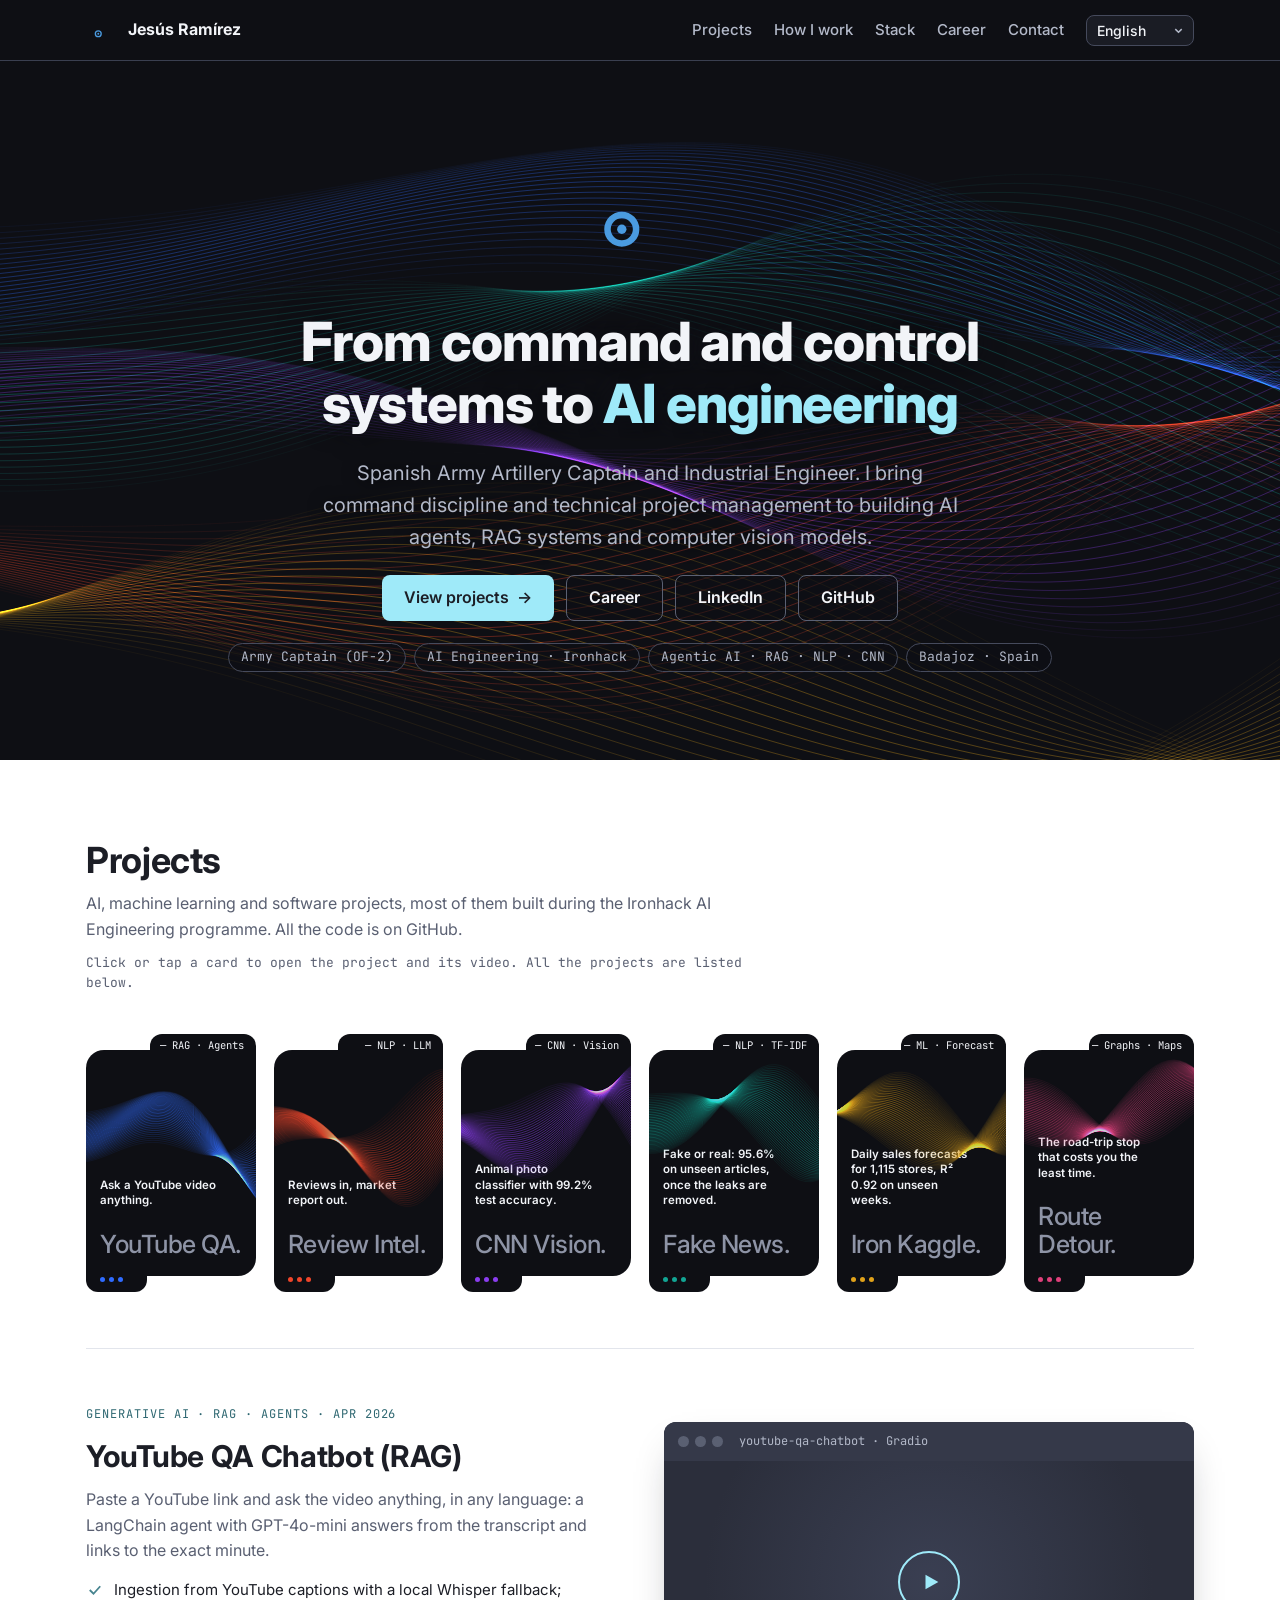
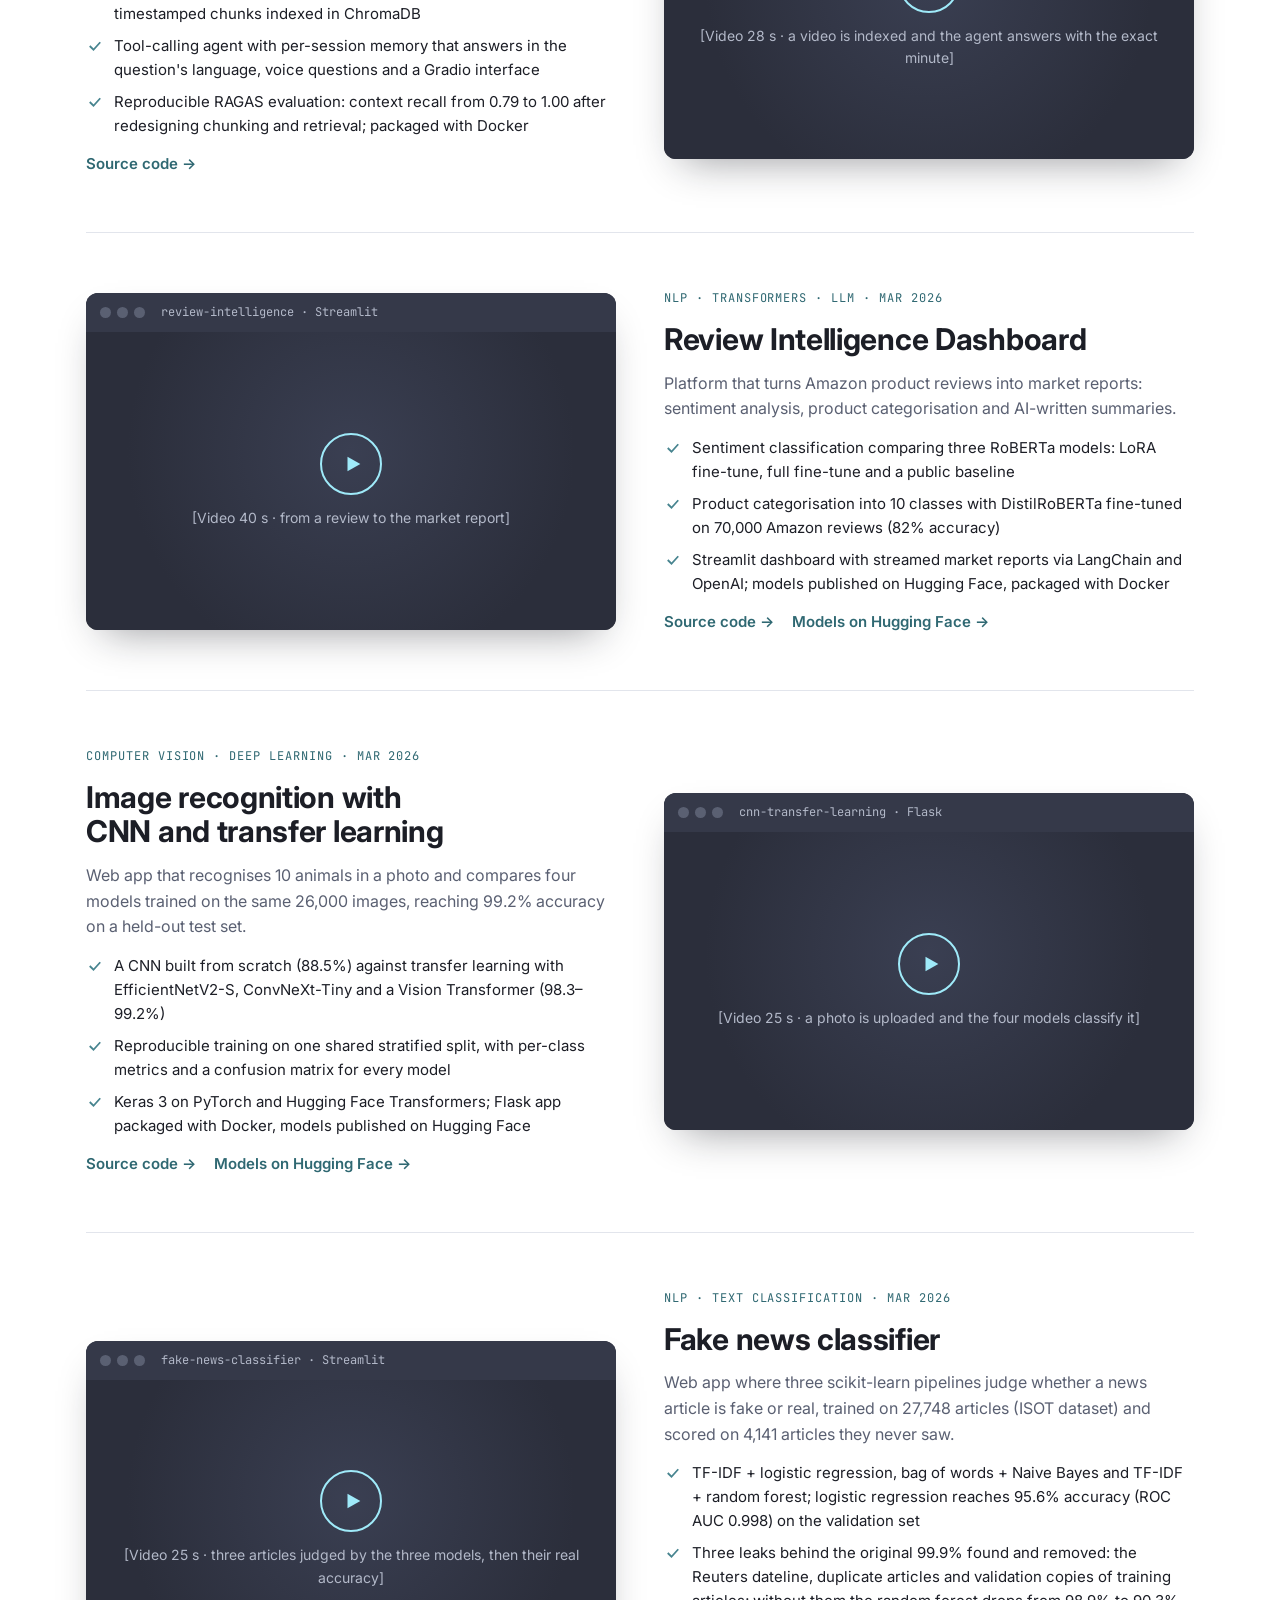
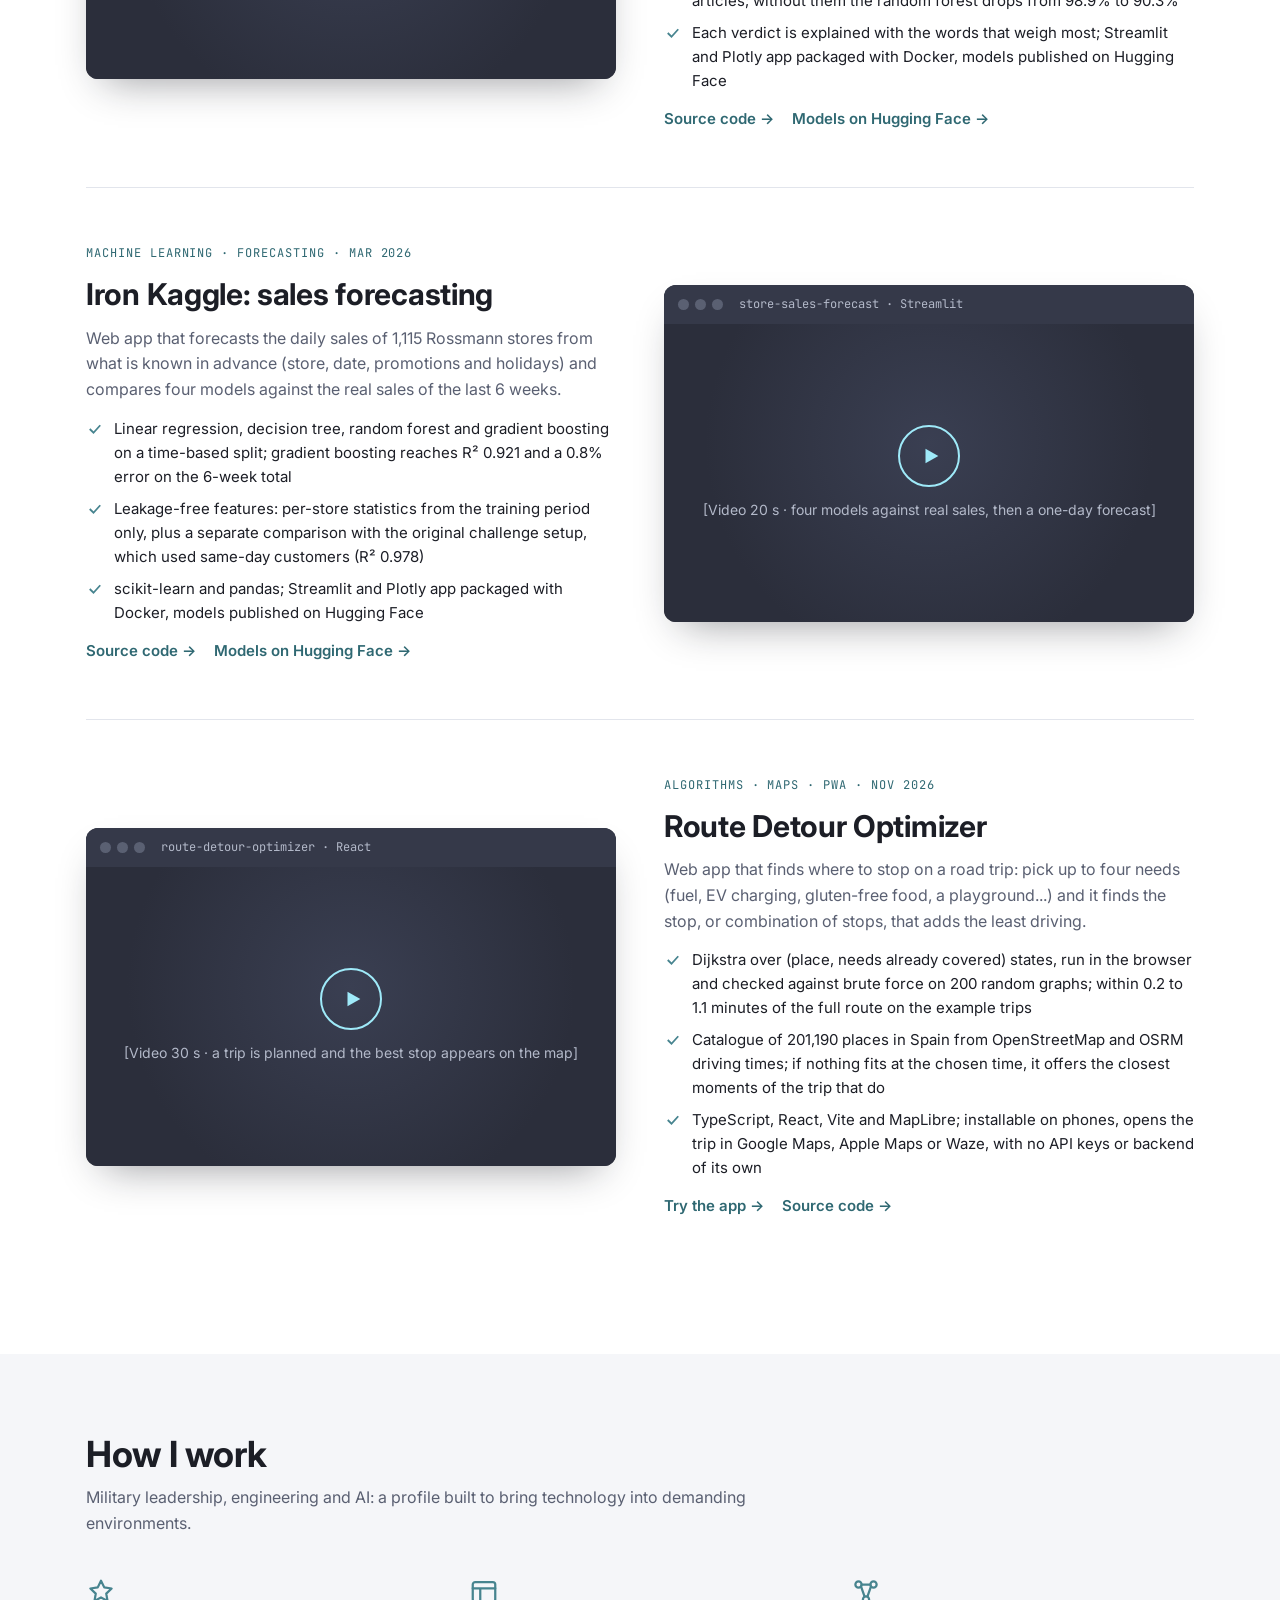
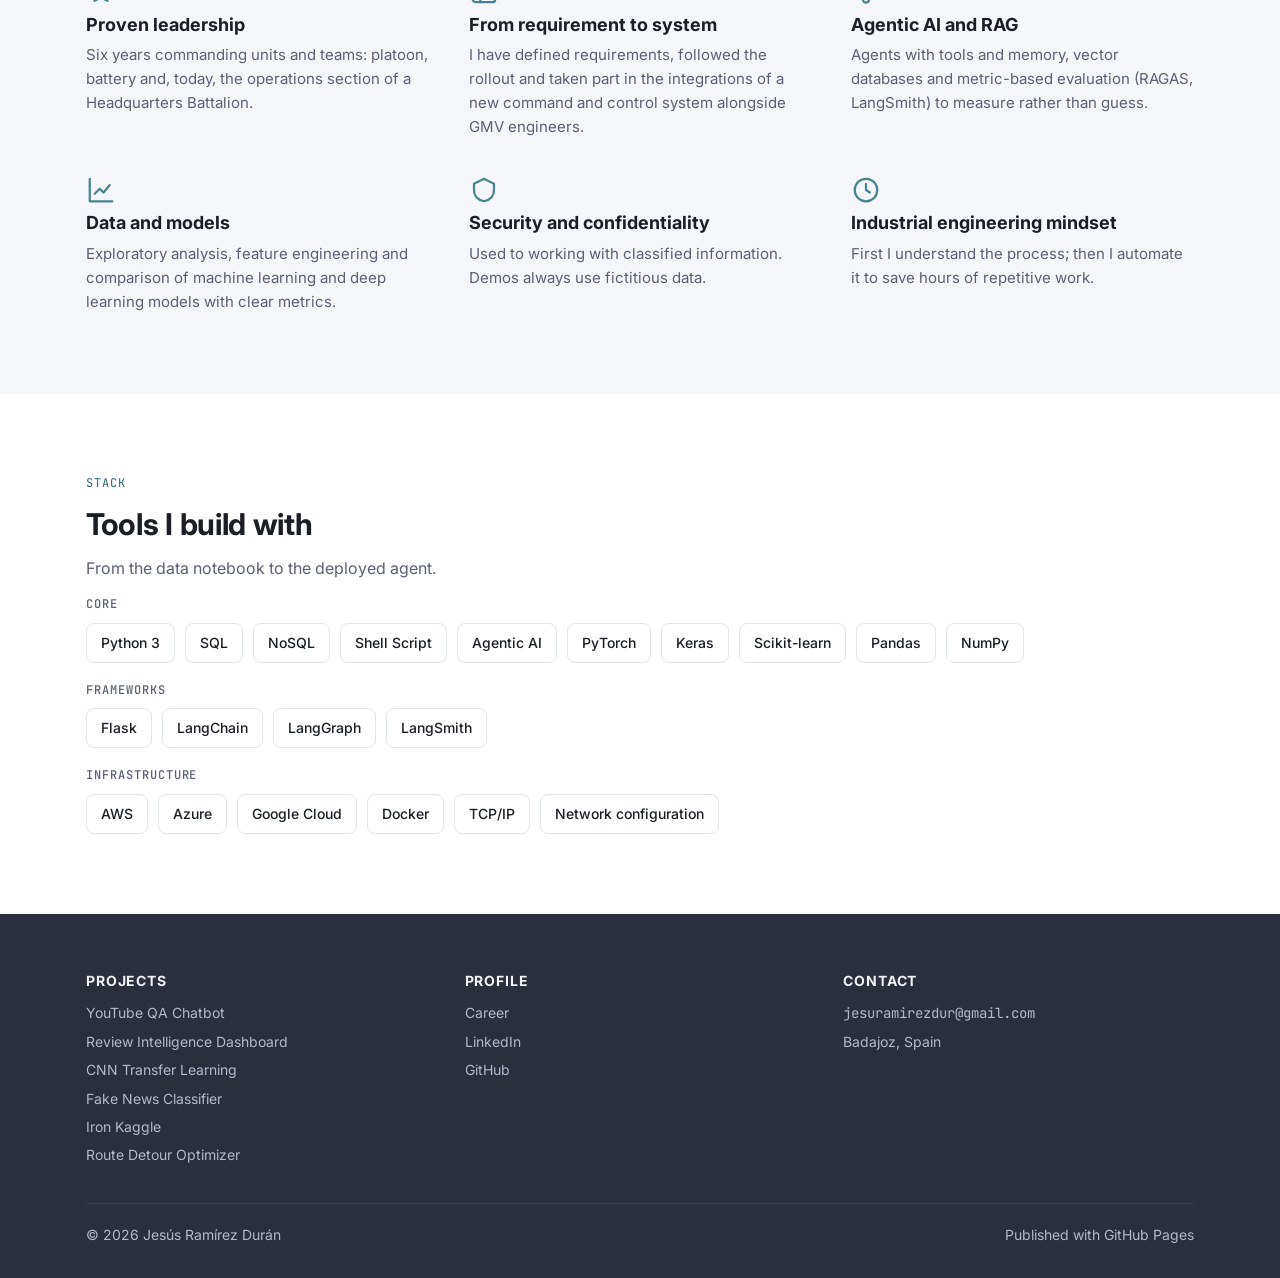
<file: index.html>
<!doctype html>
<html lang="en">
<head>
<meta charset="utf-8">
<meta name="viewport" content="width=device-width, initial-scale=1, viewport-fit=cover">
<meta name="description" content="Jesús Ramírez Durán: Spanish Army Artillery Captain and Industrial Engineer focused on AI engineering, agents, RAG and computer vision." data-i18n-content="meta.desc">
<meta property="og:title" content="Jesús Ramírez Durán · AI Engineering">
<meta property="og:description" content="AI projects: agents, RAG, NLP and computer vision.">
<link rel="icon" type="image/svg+xml" href="logo.svg">
<title data-i18n="meta.title">Jesús Ramírez · AI Engineering portfolio</title>
<link rel="preconnect" href="https://fonts.googleapis.com">
<link rel="stylesheet" href="https://fonts.googleapis.com/css2?family=Inter:wght@400;500;600;700;800&family=JetBrains+Mono:wght@400;500&display=swap">
<link rel="stylesheet" href="style.css?v=20261119">
</head>
<body>
<nav class="nav" aria-label="Main">
  <div class="inner">
    <a class="brand" href="#top">
      <svg class="logo" width="32" height="32" viewBox="0 0 120 120" aria-hidden="true"><use href="#logo-art"/></svg>
      Jesús Ramírez
    </a>
    <ul>
      <li><a href="#projects" data-i18n="nav.projects">Projects</a></li>
      <li><a href="#how-i-work" data-i18n="nav.how">How I work</a></li>
      <li><a href="#stack" data-i18n="nav.stack">Stack</a></li>
      <li><a href="career.html" data-i18n="nav.career">Career</a></li>
      <li><a href="#contact" data-i18n="nav.contact">Contact</a></li>
      <li><select id="lang" class="lang" aria-label="Language" data-i18n-aria="nav.lang"><option value="en">English</option><option value="es">Español</option><option value="fr">Français</option><option value="de">Deutsch</option><option value="it">Italiano</option><option value="pt">Português</option></select></li>
    </ul>
  </div>
</nav>

<header class="hero" id="top">
  <canvas id="hero-waves" aria-hidden="true"></canvas>
  <div class="inner">
    <svg class="logo logo-hero" viewBox="0 0 120 120" aria-hidden="true">
      <g id="logo-art" fill="none" stroke="currentColor" stroke-width="5" stroke-linecap="round" stroke-linejoin="round">
        <circle cx="46" cy="74" r="11"/>
        <circle class="lg-dot" cx="46" cy="74" r="3.6" fill="currentColor" stroke="none"/>
        <path class="lg-s" pathLength="1" d="M35 74H16"/>
        <path class="lg-s" pathLength="1" d="M38.2 66.2 28 56V44.5"/>
        <path class="lg-s" pathLength="1" d="M46 63V44.5"/>
        <path class="lg-s" pathLength="1" d="M38.2 81.8 26 94v6.5"/>
        <path class="lg-s" pathLength="1" d="M46 85v15.5"/>
        <path class="lg-s" pathLength="1" d="M53.8 81.8 64 92h14.5"/>
        <path class="lg-s" pathLength="1" d="M57 74h31.5"/>
        <circle class="lg-n" cx="10.5" cy="74" r="5.5"/><circle class="lg-n" cx="28" cy="39" r="5.5"/>
        <circle class="lg-n" cx="46" cy="39" r="5.5"/><circle class="lg-n" cx="26" cy="106" r="5.5"/>
        <circle class="lg-n" cx="46" cy="106" r="5.5"/><circle class="lg-n" cx="84" cy="92" r="5.5"/>
        <circle class="lg-n" cx="94" cy="74" r="5.5"/>
        <path class="lg-a" pathLength="1" d="M53.8 66.2 106 14M86 14h20v20"/>
        <path class="lg-a lg-a2" pathLength="1" d="M60 40 80 20M67 20h13v13"/>
        <path class="lg-a lg-a3" pathLength="1" d="M80 62l20-20M87 42h13v13"/>
      </g>
    </svg>
    <h1 data-i18n="hero.h1">From command and control systems to <em>AI engineering</em></h1>
    <p data-i18n="hero.p">Spanish Army Artillery Captain and Industrial Engineer. I bring command discipline and technical project management to building AI agents, RAG systems and computer vision models.</p>
    <div class="actions">
      <a class="btn btn-primary" href="#projects"><span data-i18n="hero.cta">View projects</span> <span aria-hidden="true">→</span></a>
      <a class="btn btn-ghost" href="career.html" data-i18n="nav.career">Career</a>
      <a class="btn btn-ghost" href="https://www.linkedin.com/in/jes%C3%BAs-ram%C3%ADrez-dur%C3%A1n-618083404">LinkedIn</a>
      <a class="btn btn-ghost" href="https://github.com/JTiiz">GitHub</a>
    </div>
    <div class="badges"><span data-i18n="b.captain">Army Captain (OF-2)</span><span>AI Engineering · Ironhack</span><span>Agentic AI · RAG · NLP · CNN</span><span data-i18n="b.loc">Badajoz · Spain</span></div>
  </div>
</header>

<section id="projects">
  <div class="inner">
    <div class="sec-head">
      <h2 data-i18n="proj.title">Projects</h2>
      <p data-i18n="proj.sub">AI, machine learning and software projects, most of them built during the Ironhack AI Engineering programme. All the code is on GitHub.</p>
      <p class="hint" data-i18n="proj.hint">Click or tap a card to open the project and its video. All the projects are listed below.</p>
    </div>
    <div class="cards" id="cards">
      <button class="card" type="button" id="card-p1" data-target="proj-p1" data-color="#2F6BFF" style="--c:#2F6BFF;--c2:#0A1A52"><span class="fill"></span><span class="label">— RAG · Agents</span><canvas aria-hidden="true"></canvas><span class="cap" data-i18n="p1.cap">Ask a YouTube video anything.</span><span class="big">YouTube QA.</span><span class="dots"><i></i><i></i><i></i></span></button>
      <button class="card" type="button" id="card-p2" data-target="proj-p2" data-color="#F0452A" style="--c:#F0452A;--c2:#4A0D08"><span class="fill"></span><span class="label">— NLP · LLM</span><canvas aria-hidden="true"></canvas><span class="cap" data-i18n="p2.cap">Reviews in, market report out.</span><span class="big">Review Intel.</span><span class="dots"><i></i><i></i><i></i></span></button>
      <button class="card" type="button" id="card-p3" data-target="proj-p3" data-color="#8B3DF0" style="--c:#8B3DF0;--c2:#250A52"><span class="fill"></span><span class="label">— CNN · Vision</span><canvas aria-hidden="true"></canvas><span class="cap" data-i18n="p3.cap">Animal photo classifier with 99.2% test accuracy.</span><span class="big">CNN Vision.</span><span class="dots"><i></i><i></i><i></i></span></button>
      <button class="card" type="button" id="card-p4" data-target="proj-p4" data-color="#12A594" style="--c:#12A594;--c2:#06342F"><span class="fill"></span><span class="label">— NLP · TF-IDF</span><canvas aria-hidden="true"></canvas><span class="cap" data-i18n="p4.cap">Fake or real: 95.6% on unseen articles, once the leaks are removed.</span><span class="big">Fake News.</span><span class="dots"><i></i><i></i><i></i></span></button>
      <button class="card" type="button" id="card-p5" data-target="proj-p5" data-color="#E0A21A" style="--c:#E0A21A;--c2:#4A3206"><span class="fill"></span><span class="label">— ML · Forecast</span><canvas aria-hidden="true"></canvas><span class="cap" data-i18n="p5.cap">Daily sales forecasts for 1,115 stores, R² 0.92 on unseen weeks.</span><span class="big">Iron Kaggle.</span><span class="dots"><i></i><i></i><i></i></span></button>
      <button class="card" type="button" id="card-p6" data-target="proj-p6" data-color="#E0407B" style="--c:#E0407B;--c2:#4A0A26"><span class="fill"></span><span class="label">— Graphs · Maps</span><canvas aria-hidden="true"></canvas><span class="cap" data-i18n="p6.cap">The road-trip stop that costs you the least time.</span><span class="big">Route Detour.</span><span class="dots"><i></i><i></i><i></i></span></button>
    </div>
    <div class="details" id="details">

    <article class="project" id="proj-p1">
      <div class="copy">
        <span class="kicker" data-i18n="p1.k">Generative AI · RAG · Agents · Apr 2026</span>
        <h3 data-i18n="p1.h">YouTube QA Chatbot (RAG)</h3>
        <p data-i18n="p1.p">Paste a YouTube link and ask the video anything, in any language: a LangChain agent with GPT-4o-mini answers from the transcript and links to the exact minute.</p>
        <ul>
          <li><svg viewBox="0 0 24 24" fill="none" stroke="currentColor" stroke-width="2.4" aria-hidden="true"><path d="M5 12l5 5 9-10"/></svg><span data-i18n="p1.a">Ingestion from YouTube captions with a local Whisper fallback; timestamped chunks indexed in ChromaDB</span></li>
          <li><svg viewBox="0 0 24 24" fill="none" stroke="currentColor" stroke-width="2.4" aria-hidden="true"><path d="M5 12l5 5 9-10"/></svg><span data-i18n="p1.b">Tool-calling agent with per-session memory that answers in the question's language, voice questions and a Gradio interface</span></li>
          <li><svg viewBox="0 0 24 24" fill="none" stroke="currentColor" stroke-width="2.4" aria-hidden="true"><path d="M5 12l5 5 9-10"/></svg><span data-i18n="p1.c">Reproducible RAGAS evaluation: context recall from 0.79 to 1.00 after redesigning chunking and retrieval; packaged with Docker</span></li>
        </ul>
        <div class="links"><a href="https://github.com/JTiiz/yt_chatbot_final" data-i18n="src">Source code →</a></div>
      </div>
      <div class="shot"><div class="bar"><i></i><i></i><i></i><span>youtube-qa-chatbot · Gradio</span></div>
        <div class="screen" data-video="videos/youtube-qa-chatbot.mp4"><div class="play"><svg viewBox="0 0 24 24" aria-hidden="true"><path d="M6 4l14 8-14 8z"/></svg></div><span data-i18n="p1.v">[Video 28 s · a video is indexed and the agent answers with the exact minute]</span></div></div>
    </article>

    <article class="project flip" id="proj-p2">
      <div class="copy">
        <span class="kicker" data-i18n="p2.k">NLP · Transformers · LLM · Mar 2026</span>
        <h3 data-i18n="p2.h">Review Intelligence Dashboard</h3>
        <p data-i18n="p2.p">Platform that turns Amazon product reviews into market reports: sentiment analysis, product categorisation and AI-written summaries.</p>
        <ul>
          <li><svg viewBox="0 0 24 24" fill="none" stroke="currentColor" stroke-width="2.4" aria-hidden="true"><path d="M5 12l5 5 9-10"/></svg><span data-i18n="p2.a">Sentiment classification comparing three RoBERTa models: LoRA fine-tune, full fine-tune and a public baseline</span></li>
          <li><svg viewBox="0 0 24 24" fill="none" stroke="currentColor" stroke-width="2.4" aria-hidden="true"><path d="M5 12l5 5 9-10"/></svg><span data-i18n="p2.b">Product categorisation into 10 classes with DistilRoBERTa fine-tuned on 70,000 Amazon reviews (82% accuracy)</span></li>
          <li><svg viewBox="0 0 24 24" fill="none" stroke="currentColor" stroke-width="2.4" aria-hidden="true"><path d="M5 12l5 5 9-10"/></svg><span data-i18n="p2.c">Streamlit dashboard with streamed market reports via LangChain and OpenAI; models published on Hugging Face, packaged with Docker</span></li>
        </ul>
        <div class="links"><a href="https://github.com/JTiiz/project-amazon-review-classifier-nlp-ai" data-i18n="src">Source code →</a><a href="https://huggingface.co/jramduran" data-i18n="p2.hf">Models on Hugging Face →</a></div>
      </div>
      <div class="shot"><div class="bar"><i></i><i></i><i></i><span>review-intelligence · Streamlit</span></div>
        <div class="screen" data-video="videos/review-intelligence.mp4"><div class="play"><svg viewBox="0 0 24 24" aria-hidden="true"><path d="M6 4l14 8-14 8z"/></svg></div><span data-i18n="p2.v">[Video 40 s · from a review to the market report]</span></div></div>
    </article>

    <article class="project" id="proj-p3">
      <div class="copy">
        <span class="kicker" data-i18n="p3.k">Computer vision · Deep learning · Mar 2026</span>
        <h3 data-i18n="p3.h">Image recognition with CNN and transfer learning</h3>
        <p data-i18n="p3.p">Web app that recognises 10 animals in a photo and compares four models trained on the same 26,000 images, reaching 99.2% accuracy on a held-out test set.</p>
        <ul>
          <li><svg viewBox="0 0 24 24" fill="none" stroke="currentColor" stroke-width="2.4" aria-hidden="true"><path d="M5 12l5 5 9-10"/></svg><span data-i18n="p3.a">A CNN built from scratch (88.5%) against transfer learning with EfficientNetV2-S, ConvNeXt-Tiny and a Vision Transformer (98.3–99.2%)</span></li>
          <li><svg viewBox="0 0 24 24" fill="none" stroke="currentColor" stroke-width="2.4" aria-hidden="true"><path d="M5 12l5 5 9-10"/></svg><span data-i18n="p3.b">Reproducible training on one shared stratified split, with per-class metrics and a confusion matrix for every model</span></li>
          <li><svg viewBox="0 0 24 24" fill="none" stroke="currentColor" stroke-width="2.4" aria-hidden="true"><path d="M5 12l5 5 9-10"/></svg><span data-i18n="p3.c">Keras 3 on PyTorch and Hugging Face Transformers; Flask app packaged with Docker, models published on Hugging Face</span></li>
        </ul>
        <div class="links"><a href="https://github.com/JTiiz/CNN-project" data-i18n="src">Source code →</a><a href="https://huggingface.co/models?search=jramduran/animals10" data-i18n="p3.hf">Models on Hugging Face →</a></div>
      </div>
      <div class="shot"><div class="bar"><i></i><i></i><i></i><span>cnn-transfer-learning · Flask</span></div>
        <div class="screen" data-video="videos/cnn-transfer-learning.mp4"><div class="play"><svg viewBox="0 0 24 24" aria-hidden="true"><path d="M6 4l14 8-14 8z"/></svg></div><span data-i18n="p3.v">[Video 25 s · a photo is uploaded and the four models classify it]</span></div></div>
    </article>

    <article class="project flip" id="proj-p4">
      <div class="copy">
        <span class="kicker" data-i18n="p4.k">NLP · Text classification · Mar 2026</span>
        <h3 data-i18n="p4.h">Fake news classifier</h3>
        <p data-i18n="p4.p">Web app where three scikit-learn pipelines judge whether a news article is fake or real, trained on 27,748 articles (ISOT dataset) and scored on 4,141 articles they never saw.</p>
        <ul>
          <li><svg viewBox="0 0 24 24" fill="none" stroke="currentColor" stroke-width="2.4" aria-hidden="true"><path d="M5 12l5 5 9-10"/></svg><span data-i18n="p4.a">TF-IDF + logistic regression, bag of words + Naive Bayes and TF-IDF + random forest; logistic regression reaches 95.6% accuracy (ROC AUC 0.998) on the validation set</span></li>
          <li><svg viewBox="0 0 24 24" fill="none" stroke="currentColor" stroke-width="2.4" aria-hidden="true"><path d="M5 12l5 5 9-10"/></svg><span data-i18n="p4.b">Three leaks behind the original 99.9% found and removed: the Reuters dateline, duplicate articles and validation copies of training articles; without them the random forest drops from 98.9% to 90.3%</span></li>
          <li><svg viewBox="0 0 24 24" fill="none" stroke="currentColor" stroke-width="2.4" aria-hidden="true"><path d="M5 12l5 5 9-10"/></svg><span data-i18n="p4.c">Each verdict is explained with the words that weigh most; Streamlit and Plotly app packaged with Docker, models published on Hugging Face</span></li>
        </ul>
        <div class="links"><a href="https://github.com/JTiiz/natural-processing-models" data-i18n="src">Source code →</a><a href="https://huggingface.co/models?search=jramduran/fake-news" data-i18n="p4.hf">Models on Hugging Face →</a></div>
      </div>
      <div class="shot"><div class="bar"><i></i><i></i><i></i><span>fake-news-classifier · Streamlit</span></div>
        <div class="screen" data-video="videos/fake-news-classifier.mp4"><div class="play"><svg viewBox="0 0 24 24" aria-hidden="true"><path d="M6 4l14 8-14 8z"/></svg></div><span data-i18n="p4.v">[Video 25 s · three articles judged by the three models, then their real accuracy]</span></div></div>
    </article>

    <article class="project" id="proj-p5">
      <div class="copy">
        <span class="kicker" data-i18n="p5.k">Machine learning · Forecasting · Mar 2026</span>
        <h3 data-i18n="p5.h">Iron Kaggle: sales forecasting</h3>
        <p data-i18n="p5.p">Web app that forecasts the daily sales of 1,115 Rossmann stores from what is known in advance (store, date, promotions and holidays) and compares four models against the real sales of the last 6 weeks.</p>
        <ul>
          <li><svg viewBox="0 0 24 24" fill="none" stroke="currentColor" stroke-width="2.4" aria-hidden="true"><path d="M5 12l5 5 9-10"/></svg><span data-i18n="p5.a">Linear regression, decision tree, random forest and gradient boosting on a time-based split; gradient boosting reaches R² 0.921 and a 0.8% error on the 6-week total</span></li>
          <li><svg viewBox="0 0 24 24" fill="none" stroke="currentColor" stroke-width="2.4" aria-hidden="true"><path d="M5 12l5 5 9-10"/></svg><span data-i18n="p5.b">Leakage-free features: per-store statistics from the training period only, plus a separate comparison with the original challenge setup, which used same-day customers (R² 0.978)</span></li>
          <li><svg viewBox="0 0 24 24" fill="none" stroke="currentColor" stroke-width="2.4" aria-hidden="true"><path d="M5 12l5 5 9-10"/></svg><span data-i18n="p5.c">scikit-learn and pandas; Streamlit and Plotly app packaged with Docker, models published on Hugging Face</span></li>
        </ul>
        <div class="links"><a href="https://github.com/JTiiz/iron-kaggle" data-i18n="src">Source code →</a><a href="https://huggingface.co/models?search=jramduran/rossmann-sales" data-i18n="p5.hf">Models on Hugging Face →</a></div>
      </div>
      <div class="shot"><div class="bar"><i></i><i></i><i></i><span>store-sales-forecast · Streamlit</span></div>
        <div class="screen" data-video="videos/iron-kaggle.mp4"><div class="play"><svg viewBox="0 0 24 24" aria-hidden="true"><path d="M6 4l14 8-14 8z"/></svg></div><span data-i18n="p5.v">[Video 20 s · four models against real sales, then a one-day forecast]</span></div></div>
    </article>

    <article class="project flip" id="proj-p6">
      <div class="copy">
        <span class="kicker" data-i18n="p6.k">Algorithms · Maps · PWA · Nov 2026</span>
        <h3 data-i18n="p6.h">Route Detour Optimizer</h3>
        <p data-i18n="p6.p">Web app that finds where to stop on a road trip: pick up to four needs (fuel, EV charging, gluten-free food, a playground...) and it finds the stop, or combination of stops, that adds the least driving.</p>
        <ul>
          <li><svg viewBox="0 0 24 24" fill="none" stroke="currentColor" stroke-width="2.4" aria-hidden="true"><path d="M5 12l5 5 9-10"/></svg><span data-i18n="p6.a">Dijkstra over (place, needs already covered) states, run in the browser and checked against brute force on 200 random graphs; within 0.2 to 1.1 minutes of the full route on the example trips</span></li>
          <li><svg viewBox="0 0 24 24" fill="none" stroke="currentColor" stroke-width="2.4" aria-hidden="true"><path d="M5 12l5 5 9-10"/></svg><span data-i18n="p6.b">Catalogue of 201,190 places in Spain from OpenStreetMap and OSRM driving times; if nothing fits at the chosen time, it offers the closest moments of the trip that do</span></li>
          <li><svg viewBox="0 0 24 24" fill="none" stroke="currentColor" stroke-width="2.4" aria-hidden="true"><path d="M5 12l5 5 9-10"/></svg><span data-i18n="p6.c">TypeScript, React, Vite and MapLibre; installable on phones, opens the trip in Google Maps, Apple Maps or Waze, with no API keys or backend of its own</span></li>
        </ul>
        <div class="links"><a href="https://jtiiz.github.io/route-detour-optimizer/" data-i18n="p6.try">Try the app →</a><a href="https://github.com/JTiiz/route-detour-optimizer" data-i18n="src">Source code →</a></div>
      </div>
      <div class="shot"><div class="bar"><i></i><i></i><i></i><span>route-detour-optimizer · React</span></div>
        <div class="screen" data-video="videos/route-detour-optimizer.mp4"><div class="play"><svg viewBox="0 0 24 24" aria-hidden="true"><path d="M6 4l14 8-14 8z"/></svg></div><span data-i18n="p6.v">[Video 30 s · a trip is planned and the best stop appears on the map]</span></div></div>
    </article>
    </div>
  </div>
</section>

<dialog class="modal" id="project-modal">
  <button class="modal-close" type="button" id="project-modal-close" aria-label="Close" data-i18n-aria="ui.close">×</button>
  <div id="project-modal-body"></div>
</dialog>

<section id="how-i-work" class="alt">
  <div class="inner">
    <div class="sec-head">
      <h2 data-i18n="how.title">How I work</h2>
      <p data-i18n="how.sub">Military leadership, engineering and AI: a profile built to bring technology into demanding environments.</p>
    </div>
    <div class="features">
      <div class="feat">
        <svg viewBox="0 0 24 24" fill="none" stroke="currentColor" stroke-width="1.8" stroke-linecap="round" stroke-linejoin="round" aria-hidden="true"><path d="M12 3l2.6 5.3 5.9.9-4.3 4.1 1 5.8L12 16.4 6.8 19.1l1-5.8L3.5 9.2l5.9-.9z"/></svg>
        <h3 data-i18n="f1.h">Proven leadership</h3>
        <p data-i18n="f1.p">Six years commanding units and teams: platoon, battery and, today, the operations section of a Headquarters Battalion.</p>
      </div>
      <div class="feat">
        <svg viewBox="0 0 24 24" fill="none" stroke="currentColor" stroke-width="1.8" stroke-linecap="round" stroke-linejoin="round" aria-hidden="true"><rect x="3" y="4" width="18" height="16" rx="2"/><path d="M3 9h18M9 9v11"/></svg>
        <h3 data-i18n="f2.h">From requirement to system</h3>
        <p data-i18n="f2.p">I have defined requirements, followed the rollout and taken part in the integrations of a new command and control system alongside GMV engineers.</p>
      </div>
      <div class="feat">
        <svg viewBox="0 0 24 24" fill="none" stroke="currentColor" stroke-width="1.8" stroke-linecap="round" stroke-linejoin="round" aria-hidden="true"><circle cx="6" cy="6" r="2.5"/><circle cx="18" cy="6" r="2.5"/><circle cx="12" cy="18" r="2.5"/><path d="M8 7.5l2.8 8M16 7.5l-2.8 8M8.5 6h7"/></svg>
        <h3 data-i18n="f3.h">Agentic AI and RAG</h3>
        <p data-i18n="f3.p">Agents with tools and memory, vector databases and metric-based evaluation (RAGAS, LangSmith) to measure rather than guess.</p>
      </div>
      <div class="feat">
        <svg viewBox="0 0 24 24" fill="none" stroke="currentColor" stroke-width="1.8" stroke-linecap="round" stroke-linejoin="round" aria-hidden="true"><path d="M3 3v18h18"/><path d="M7 15l4-4 3 3 5-6"/></svg>
        <h3 data-i18n="f4.h">Data and models</h3>
        <p data-i18n="f4.p">Exploratory analysis, feature engineering and comparison of machine learning and deep learning models with clear metrics.</p>
      </div>
      <div class="feat">
        <svg viewBox="0 0 24 24" fill="none" stroke="currentColor" stroke-width="1.8" stroke-linecap="round" stroke-linejoin="round" aria-hidden="true"><path d="M12 3l8 4v5c0 5-3.5 8-8 9-4.5-1-8-4-8-9V7z"/></svg>
        <h3 data-i18n="f5.h">Security and confidentiality</h3>
        <p data-i18n="f5.p">Used to working with classified information. Demos always use fictitious data.</p>
      </div>
      <div class="feat">
        <svg viewBox="0 0 24 24" fill="none" stroke="currentColor" stroke-width="1.8" stroke-linecap="round" stroke-linejoin="round" aria-hidden="true"><circle cx="12" cy="12" r="9"/><path d="M12 7v5l3 2"/></svg>
        <h3 data-i18n="f6.h">Industrial engineering mindset</h3>
        <p data-i18n="f6.p">First I understand the process; then I automate it to save hours of repetitive work.</p>
      </div>
    </div>
  </div>
</section>

<section id="stack">
  <div class="inner">
    <div class="copy">
      <span class="kicker">Stack</span>
      <h3 data-i18n="stack.h">Tools I build with</h3>
      <p data-i18n="stack.p">From the data notebook to the deployed agent.</p>
      <div class="stack-groups">
        <div><h4>Core</h4><div class="stack"><span>Python 3</span><span>SQL</span><span>NoSQL</span><span>Shell Script</span><span>Agentic AI</span><span>PyTorch</span><span>Keras</span><span>Scikit-learn</span><span>Pandas</span><span>NumPy</span></div></div>
        <div><h4>Frameworks</h4><div class="stack"><span>Flask</span><span>LangChain</span><span>LangGraph</span><span>LangSmith</span></div></div>
        <div><h4 data-i18n="stack.infra">Infrastructure</h4><div class="stack"><span>AWS</span><span>Azure</span><span>Google Cloud</span><span>Docker</span><span>TCP/IP</span><span data-i18n="stack.net">Network configuration</span></div></div>
      </div>
    </div>
  </div>
</section>

<footer id="contact">
  <div class="inner">
    <div class="cols">
      <div><h4 data-i18n="nav.projects">Projects</h4><ul><li><a href="index.html#projects">YouTube QA Chatbot</a></li><li><a href="index.html#projects">Review Intelligence Dashboard</a></li><li><a href="index.html#projects">CNN Transfer Learning</a></li><li><a href="index.html#projects">Fake News Classifier</a></li><li><a href="index.html#projects">Iron Kaggle</a></li><li><a href="index.html#projects">Route Detour Optimizer</a></li></ul></div>
      <div><h4 data-i18n="foot.profile">Profile</h4><ul><li><a href="career.html" data-i18n="nav.career">Career</a></li><li><a href="https://www.linkedin.com/in/jes%C3%BAs-ram%C3%ADrez-dur%C3%A1n-618083404">LinkedIn</a></li><li><a href="https://github.com/JTiiz">GitHub</a></li></ul></div>
      <div><h4 data-i18n="nav.contact">Contact</h4><ul><li><a class="mail" href="mailto:jesuramirezdur@gmail.com">jesuramirezdur@gmail.com</a></li><li data-i18n="foot.loc">Badajoz, Spain</li></ul></div>
    </div>
    <div class="legal"><span>© 2026 Jesús Ramírez Durán</span><span data-i18n="foot.pub">Published with GitHub Pages</span></div>
  </div>
</footer>
<script src="i18n.js"></script>
<script>
// If the video exists in /videos, replace the placeholder with the player
document.querySelectorAll('.screen[data-video]').forEach(function(box){
  var v=document.createElement('video');
  v.src=box.dataset.video; v.muted=true; v.loop=true; v.playsInline=true; v.controls=true; v.preload='metadata';
  v.addEventListener('loadeddata',function(){box.innerHTML='';box.classList.add('has-video');box.appendChild(v);});
});

// Header background: moving wave ribbons in the five card colours
(function(){
  var cv=document.getElementById('hero-waves');if(!cv)return;
  var g=cv.getContext('2d'),RIBBONS=[['#2F6BFF',.6,.30],['#8B3DF0',2.5,.52],['#F0452A',4.4,.70],['#12A594',6.3,.44],['#E0A21A',8.2,.84]];
  var still=window.matchMedia('(prefers-reduced-motion: reduce)').matches,visible=true,raf=0,t0=performance.now();
  function frame(now){
    var dpr=Math.min(window.devicePixelRatio||1,2),W=cv.clientWidth,H=cv.clientHeight;
    if(W&&H){
      if(cv.width!==Math.round(W*dpr)||cv.height!==Math.round(H*dpr)){cv.width=Math.round(W*dpr);cv.height=Math.round(H*dpr)}
      g.setTransform(dpr,0,0,dpr,0,0);g.clearRect(0,0,W,H);g.globalCompositeOperation='lighter';g.lineWidth=1;
      var time=(now-t0)/1000,step=Math.max(8,W/140);
      RIBBONS.forEach(function(r){
        var a=r[1]+time*.35,b=r[1]*.7+time*.22;g.strokeStyle=r[0];
        for(var i=0;i<26;i++){var t=i/25;g.globalAlpha=.05+.3*Math.sin(t*Math.PI);g.beginPath();
          for(var x=-step;x<=W+step;x+=step){var u=x/W,y=H*r[2]+Math.sin(u*4.6+a+t*1.6)*H*.13*(.5+u)+(t-.5)*H*.26*Math.sin(u*2.7+b);
            if(x<0)g.moveTo(x,y);else g.lineTo(x,y)}
          g.stroke()}
      });
      g.globalAlpha=1;g.globalCompositeOperation='source-over';
    }
    raf=(!still&&visible)?requestAnimationFrame(frame):0;
  }
  frame(t0);
  if('IntersectionObserver' in window)new IntersectionObserver(function(e){
    visible=e[0].isIntersecting;if(visible&&!raf&&!still)raf=requestAnimationFrame(frame);
  }).observe(cv);
  if(still)window.addEventListener('resize',function(){frame(t0)});
})();

// Project cards: an animated wave on each one; a click opens the project in a dialog
(function(){
  var cards=[].slice.call(document.querySelectorAll('.card')),modal=document.getElementById('project-modal');
  if(!cards.length)return;
  var still=window.matchMedia('(prefers-reduced-motion: reduce)').matches,visible=true,raf=0,t0=performance.now();
  function size(cv){var dpr=Math.min(window.devicePixelRatio||1,2),W=cv.clientWidth,H=cv.clientHeight;
    if(cv.width!==Math.round(W*dpr)||cv.height!==Math.round(H*dpr)){cv.width=Math.round(W*dpr);cv.height=Math.round(H*dpr)}
    return {W:W,H:H,dpr:dpr}}
  function wave(cv,color,seed,time){
    var s=size(cv),W=s.W,H=s.H;if(!W||!H)return;
    var g=cv.getContext('2d');g.setTransform(s.dpr,0,0,s.dpr,0,0);g.clearRect(0,0,W,H);
    g.globalCompositeOperation='lighter';g.lineWidth=1;g.strokeStyle=color;
    var a=seed+time*.55,b=seed*.7+time*.33;
    for(var i=0;i<40;i++){var t=i/39;g.globalAlpha=.10+.5*Math.sin(t*Math.PI);g.beginPath();
      for(var x=-6;x<=W+6;x+=6){var u=x/W,y=H*.5+Math.sin(u*5.2+a+t*1.7)*H*.2*(.35+u)+(t-.5)*H*.42*Math.sin(u*3.1+b);
        if(x<0)g.moveTo(x,y);else g.lineTo(x,y)}
      g.stroke()}
  }
  function frame(now){
    var time=(now-t0)/1000;
    cards.forEach(function(c,i){wave(c.querySelector('canvas'),c.dataset.color,i*1.9+.6,time*(c.matches(':hover,:focus-visible')?2.2:1))});
    raf=(!still&&visible)?requestAnimationFrame(frame):0;
  }
  frame(t0);
  if('IntersectionObserver' in window)new IntersectionObserver(function(e){
    visible=e[0].isIntersecting;if(visible&&!raf&&!still)raf=requestAnimationFrame(frame);
  }).observe(document.getElementById('cards'));
  if(still)window.addEventListener('resize',function(){frame(t0)});

  var slot=document.getElementById('project-modal-body');
  function open(card){
    var copy=document.getElementById(card.dataset.target).cloneNode(true);copy.removeAttribute('id');copy.classList.remove('flip');
    slot.innerHTML='';slot.appendChild(copy);
    var v=copy.querySelector('video');if(v){v.muted=true;v.play().catch(function(){})}
    if(modal.showModal)modal.showModal();else document.getElementById(card.dataset.target).scrollIntoView();
  }
  cards.forEach(function(c){c.addEventListener('click',function(){open(c)})});
  document.getElementById('project-modal-close').addEventListener('click',function(){modal.close()});
  modal.addEventListener('click',function(e){if(e.target===modal)modal.close()});
  modal.addEventListener('close',function(){slot.innerHTML=''});
})();
</script>
</body>
</html>
</file>
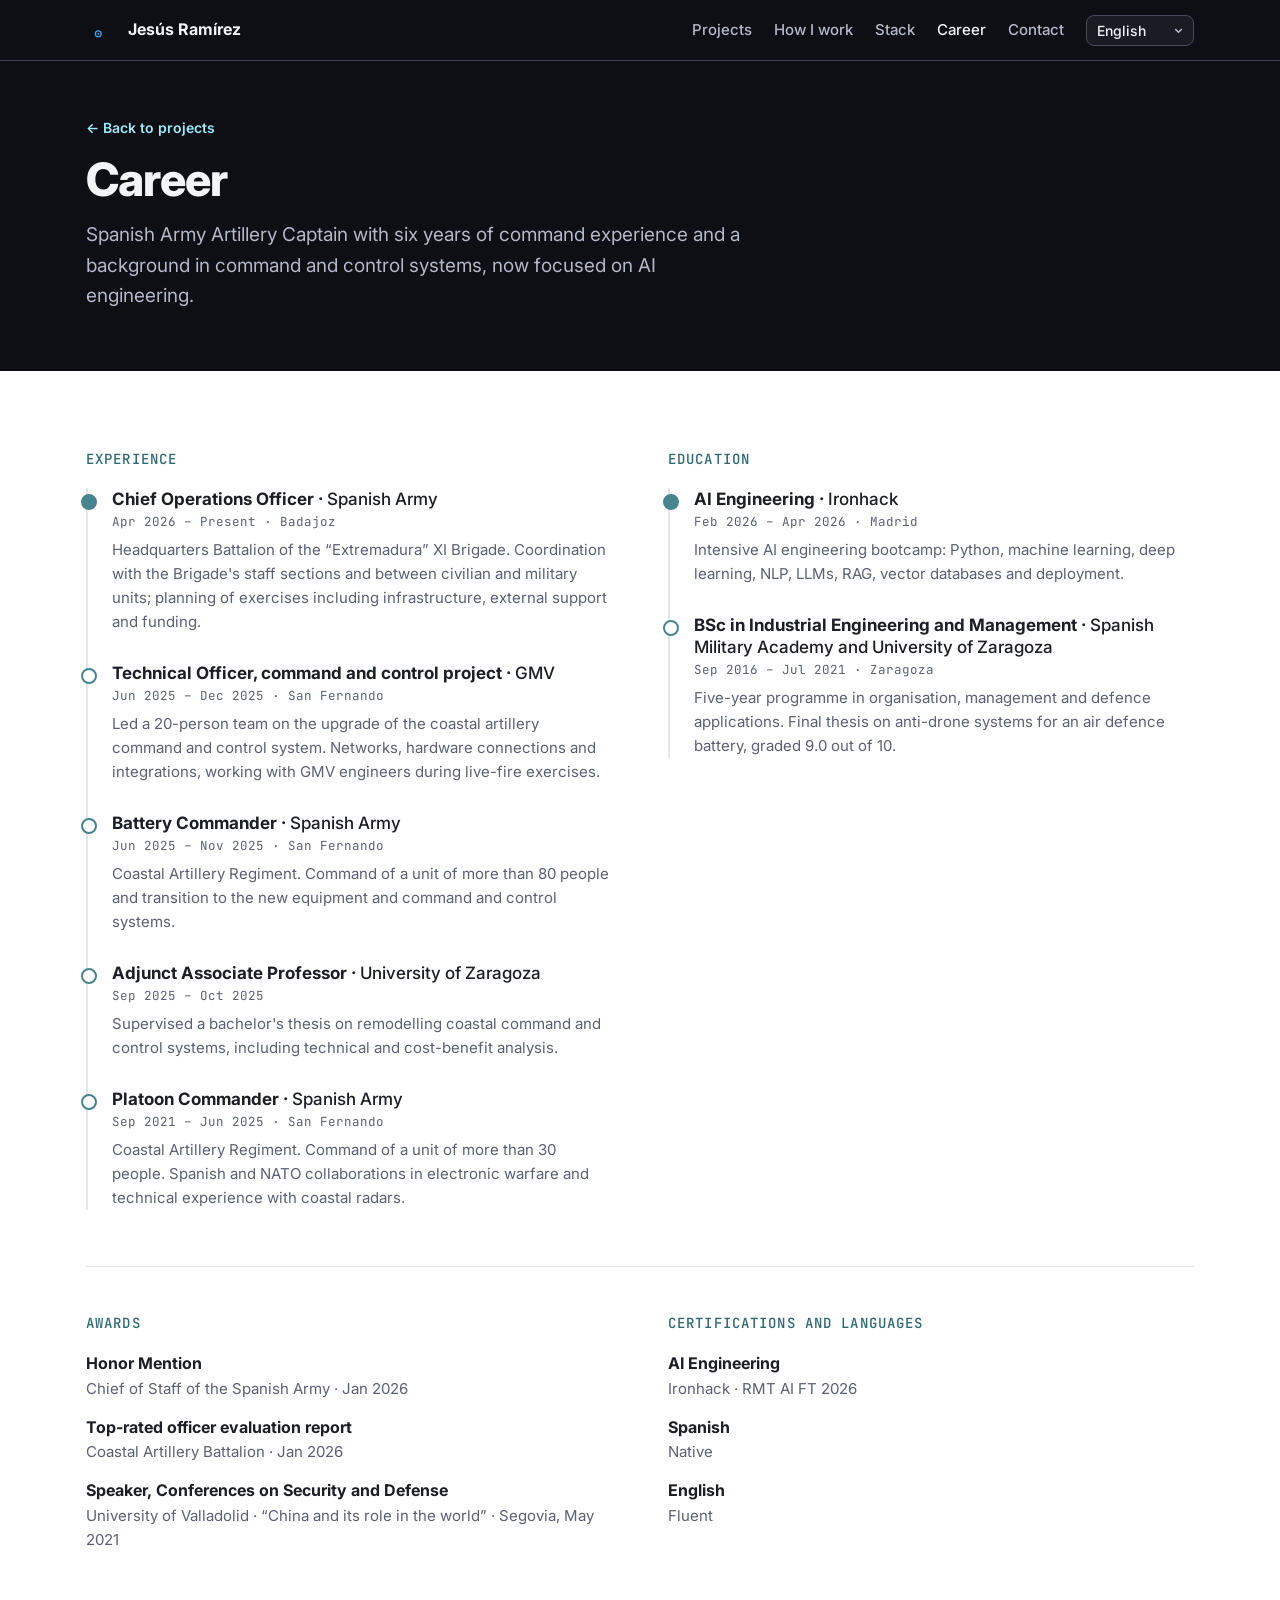
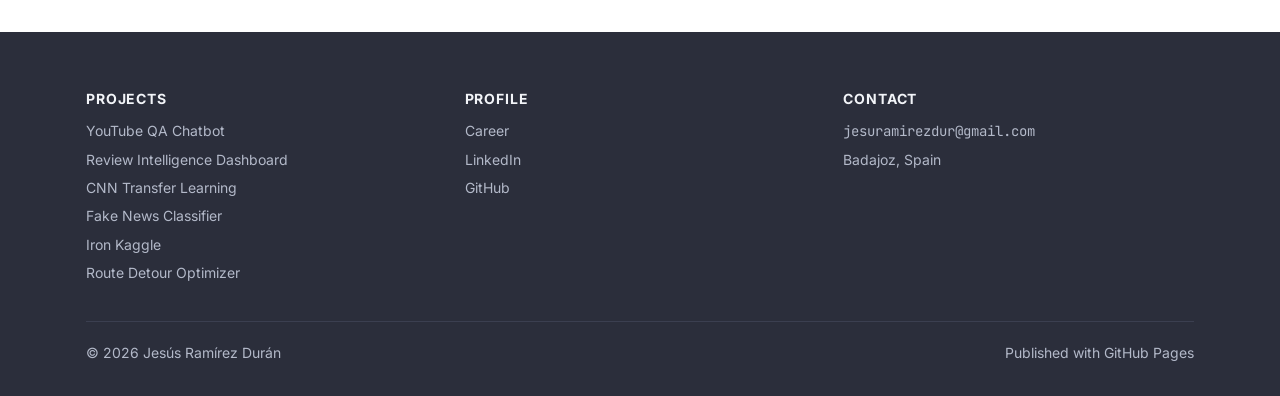
<file: career.html>
<!doctype html>
<html lang="en">
<head>
<meta charset="utf-8">
<meta name="viewport" content="width=device-width, initial-scale=1, viewport-fit=cover">
<meta name="description" content="Spanish Army Artillery Captain with six years of command experience and a background in command and control systems, now focused on AI engineering." data-i18n-content="c.p">
<meta property="og:title" content="Jesús Ramírez Durán · AI Engineering">
<meta property="og:description" content="AI projects: agents, RAG, NLP and computer vision.">
<link rel="icon" type="image/svg+xml" href="logo.svg">
<title data-i18n="c.title">Career · Jesús Ramírez</title>
<link rel="preconnect" href="https://fonts.googleapis.com">
<link rel="stylesheet" href="https://fonts.googleapis.com/css2?family=Inter:wght@400;500;600;700;800&family=JetBrains+Mono:wght@400;500&display=swap">
<link rel="stylesheet" href="style.css?v=20261119">
</head>
<body>
<nav class="nav" aria-label="Main">
  <div class="inner">
    <a class="brand" href="index.html">
      <svg class="logo" width="32" height="32" viewBox="0 0 120 120" aria-hidden="true"><g id="logo-art" fill="none" stroke="currentColor" stroke-width="5" stroke-linecap="round" stroke-linejoin="round">
        <circle cx="46" cy="74" r="11"/>
        <circle class="lg-dot" cx="46" cy="74" r="3.6" fill="currentColor" stroke="none"/>
        <path class="lg-s" pathLength="1" d="M35 74H16"/>
        <path class="lg-s" pathLength="1" d="M38.2 66.2 28 56V44.5"/>
        <path class="lg-s" pathLength="1" d="M46 63V44.5"/>
        <path class="lg-s" pathLength="1" d="M38.2 81.8 26 94v6.5"/>
        <path class="lg-s" pathLength="1" d="M46 85v15.5"/>
        <path class="lg-s" pathLength="1" d="M53.8 81.8 64 92h14.5"/>
        <path class="lg-s" pathLength="1" d="M57 74h31.5"/>
        <circle class="lg-n" cx="10.5" cy="74" r="5.5"/><circle class="lg-n" cx="28" cy="39" r="5.5"/>
        <circle class="lg-n" cx="46" cy="39" r="5.5"/><circle class="lg-n" cx="26" cy="106" r="5.5"/>
        <circle class="lg-n" cx="46" cy="106" r="5.5"/><circle class="lg-n" cx="84" cy="92" r="5.5"/>
        <circle class="lg-n" cx="94" cy="74" r="5.5"/>
        <path class="lg-a" pathLength="1" d="M53.8 66.2 106 14M86 14h20v20"/>
        <path class="lg-a lg-a2" pathLength="1" d="M60 40 80 20M67 20h13v13"/>
        <path class="lg-a lg-a3" pathLength="1" d="M80 62l20-20M87 42h13v13"/>
      </g></svg>
      Jesús Ramírez
    </a>
    <ul>
      <li><a href="index.html#projects" data-i18n="nav.projects">Projects</a></li>
      <li><a href="index.html#how-i-work" data-i18n="nav.how">How I work</a></li>
      <li><a href="index.html#stack" data-i18n="nav.stack">Stack</a></li>
      <li><a href="career.html" aria-current="page" data-i18n="nav.career">Career</a></li>
      <li><a href="#contact" data-i18n="nav.contact">Contact</a></li>
      <li><select id="lang" class="lang" aria-label="Language" data-i18n-aria="nav.lang"><option value="en">English</option><option value="es">Español</option><option value="fr">Français</option><option value="de">Deutsch</option><option value="it">Italiano</option><option value="pt">Português</option></select></li>
    </ul>
  </div>
</nav>

<header class="page-head">
  <div class="inner">
    <a class="back" href="index.html" data-i18n="c.back">← Back to projects</a>
    <h1 data-i18n="nav.career">Career</h1>
    <p data-i18n="c.p">Spanish Army Artillery Captain with six years of command experience and a background in command and control systems, now focused on AI engineering.</p>
  </div>
</header>

<section id="career">
  <div class="inner">
    <div class="cv">
      <div>
        <h3 data-i18n="c.exp">Experience</h3>
        <ul class="tl">
          <li class="now"><h4><span data-i18n="e1.t">Chief Operations Officer</span> · <span class="org" data-i18n="org.army">Spanish Army</span></h4><span class="when" data-i18n="e1.w">Apr 2026 – Present · Badajoz</span><p data-i18n="e1.p">Headquarters Battalion of the “Extremadura” XI Brigade. Coordination with the Brigade's staff sections and between civilian and military units; planning of exercises including infrastructure, external support and funding.</p></li>
          <li><h4><span data-i18n="e2.t">Technical Officer, command and control project</span> · <span class="org">GMV</span></h4><span class="when" data-i18n="e2.w">Jun 2025 – Dec 2025 · San Fernando</span><p data-i18n="e2.p">Led a 20-person team on the upgrade of the coastal artillery command and control system. Networks, hardware connections and integrations, working with GMV engineers during live-fire exercises.</p></li>
          <li><h4><span data-i18n="e3.t">Battery Commander</span> · <span class="org" data-i18n="org.army">Spanish Army</span></h4><span class="when" data-i18n="e3.w">Jun 2025 – Nov 2025 · San Fernando</span><p data-i18n="e3.p">Coastal Artillery Regiment. Command of a unit of more than 80 people and transition to the new equipment and command and control systems.</p></li>
          <li><h4><span data-i18n="e4.t">Adjunct Associate Professor</span> · <span class="org" data-i18n="org.unizar">University of Zaragoza</span></h4><span class="when" data-i18n="e4.w">Sep 2025 – Oct 2025</span><p data-i18n="e4.p">Supervised a bachelor's thesis on remodelling coastal command and control systems, including technical and cost-benefit analysis.</p></li>
          <li><h4><span data-i18n="e5.t">Platoon Commander</span> · <span class="org" data-i18n="org.army">Spanish Army</span></h4><span class="when" data-i18n="e5.w">Sep 2021 – Jun 2025 · San Fernando</span><p data-i18n="e5.p">Coastal Artillery Regiment. Command of a unit of more than 30 people. Spanish and NATO collaborations in electronic warfare and technical experience with coastal radars.</p></li>
        </ul>
      </div>
      <div>
        <h3 data-i18n="c.edu">Education</h3>
        <ul class="tl">
          <li class="now"><h4>AI Engineering · <span class="org">Ironhack</span></h4><span class="when" data-i18n="d1.w">Feb 2026 – Apr 2026 · Madrid</span><p data-i18n="d1.p">Intensive AI engineering bootcamp: Python, machine learning, deep learning, NLP, LLMs, RAG, vector databases and deployment.</p></li>
          <li><h4><span data-i18n="d2.t">BSc in Industrial Engineering and Management</span> · <span class="org" data-i18n="org.agm">Spanish Military Academy and University of Zaragoza</span></h4><span class="when" data-i18n="d2.w">Sep 2016 – Jul 2021 · Zaragoza</span><p data-i18n="d2.p">Five-year programme in organisation, management and defence applications. Final thesis on anti-drone systems for an air defence battery, graded 9.0 out of 10.</p></li>
        </ul>
      </div>
    </div>
    <div class="cv cv-extra">
      <div>
        <h3 data-i18n="c.awards">Awards</h3>
        <ul class="plain">
          <li><strong data-i18n="a1.t">Honor Mention</strong><span data-i18n="a1.p">Chief of Staff of the Spanish Army · Jan 2026</span></li>
          <li><strong data-i18n="a2.t">Top-rated officer evaluation report</strong><span data-i18n="a2.p">Coastal Artillery Battalion · Jan 2026</span></li>
          <li><strong data-i18n="a3.t">Speaker, Conferences on Security and Defense</strong><span data-i18n="a3.p">University of Valladolid · “China and its role in the world” · Segovia, May 2021</span></li>
        </ul>
      </div>
      <div>
        <h3 data-i18n="c.certs">Certifications and languages</h3>
        <ul class="plain">
          <li><strong>AI Engineering</strong>Ironhack · RMT AI FT 2026</li>
          <li><strong data-i18n="l.es">Spanish</strong><span data-i18n="l.native">Native</span></li>
          <li><strong data-i18n="l.en">English</strong><span data-i18n="l.fluent">Fluent</span></li>
        </ul>
      </div>
    </div>
  </div>
</section>

<footer id="contact">
  <div class="inner">
    <div class="cols">
      <div><h4 data-i18n="nav.projects">Projects</h4><ul><li><a href="index.html#projects">YouTube QA Chatbot</a></li><li><a href="index.html#projects">Review Intelligence Dashboard</a></li><li><a href="index.html#projects">CNN Transfer Learning</a></li><li><a href="index.html#projects">Fake News Classifier</a></li><li><a href="index.html#projects">Iron Kaggle</a></li><li><a href="index.html#projects">Route Detour Optimizer</a></li></ul></div>
      <div><h4 data-i18n="foot.profile">Profile</h4><ul><li><a href="career.html" data-i18n="nav.career">Career</a></li><li><a href="https://www.linkedin.com/in/jes%C3%BAs-ram%C3%ADrez-dur%C3%A1n-618083404">LinkedIn</a></li><li><a href="https://github.com/JTiiz">GitHub</a></li></ul></div>
      <div><h4 data-i18n="nav.contact">Contact</h4><ul><li><a class="mail" href="mailto:jesuramirezdur@gmail.com">jesuramirezdur@gmail.com</a></li><li data-i18n="foot.loc">Badajoz, Spain</li></ul></div>
    </div>
    <div class="legal"><span>© 2026 Jesús Ramírez Durán</span><span data-i18n="foot.pub">Published with GitHub Pages</span></div>
  </div>
</footer>
<script src="i18n.js"></script>
</body>
</html>
</file>
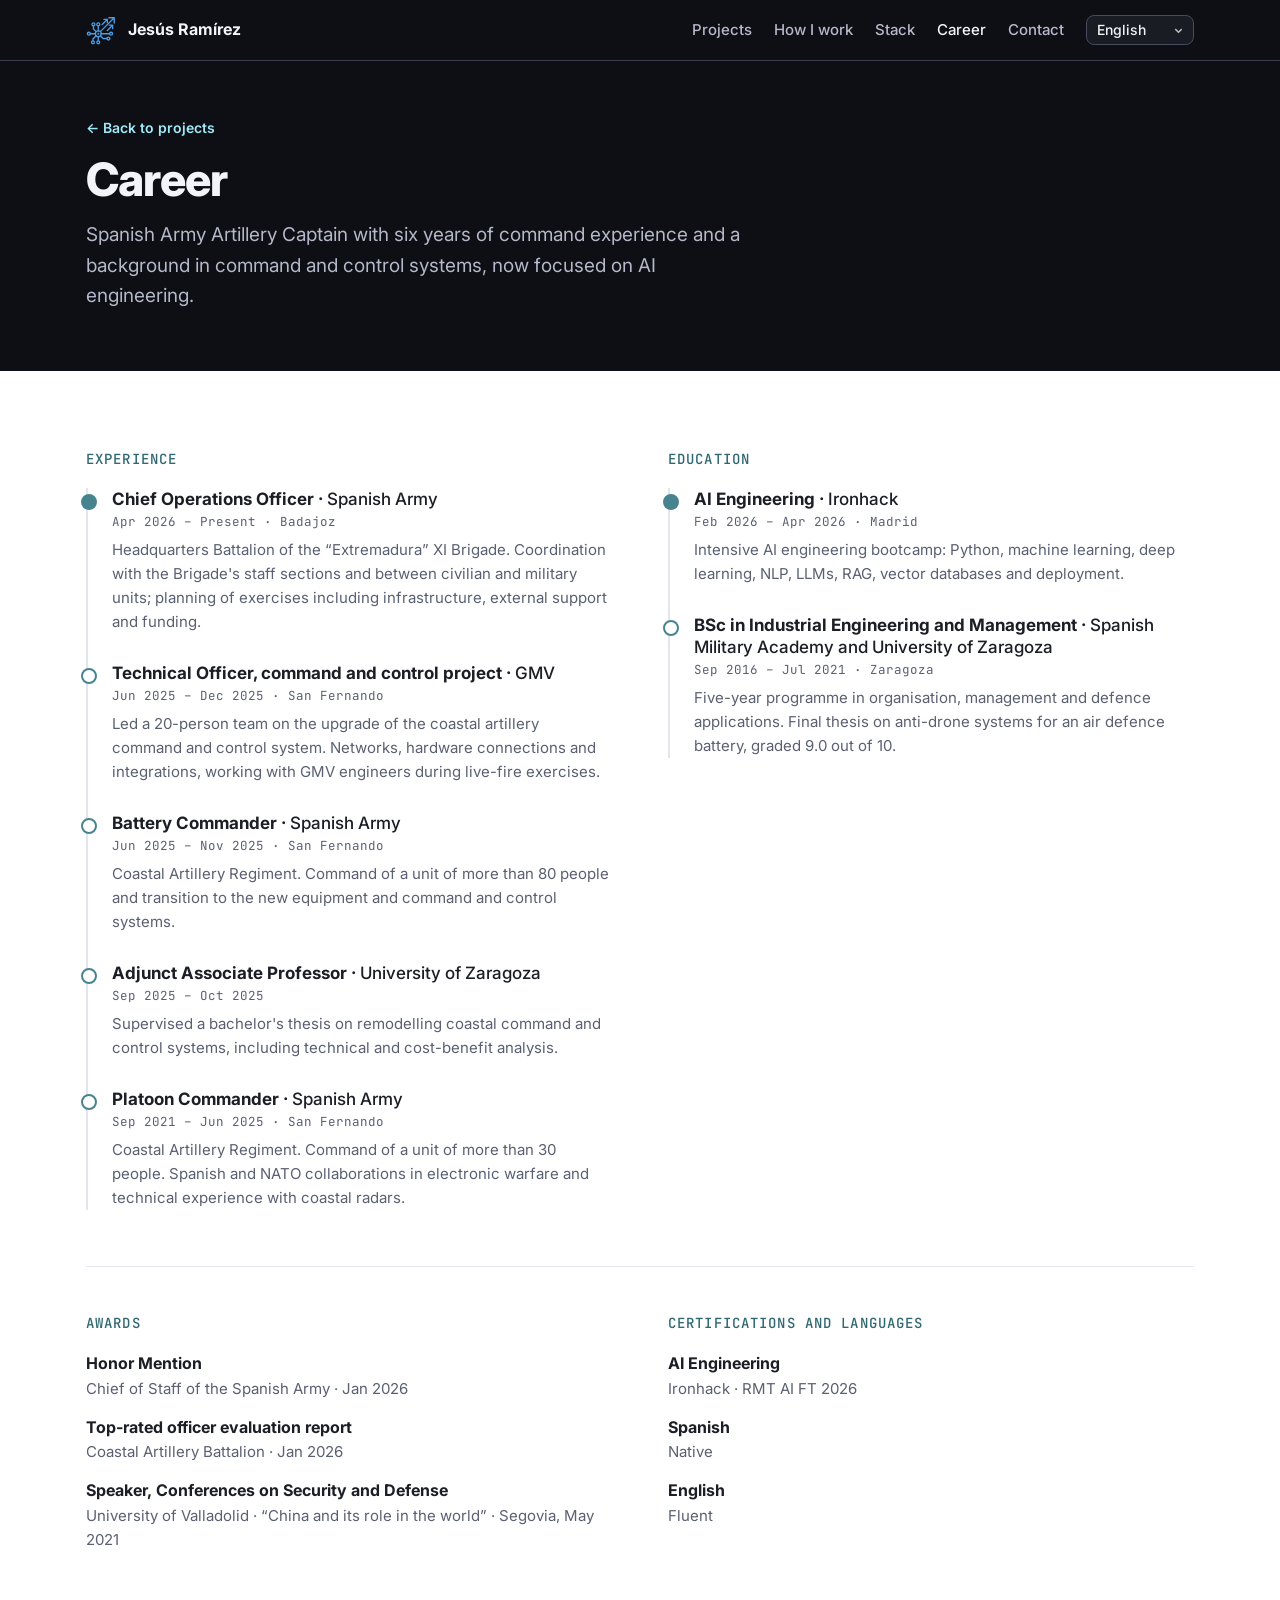
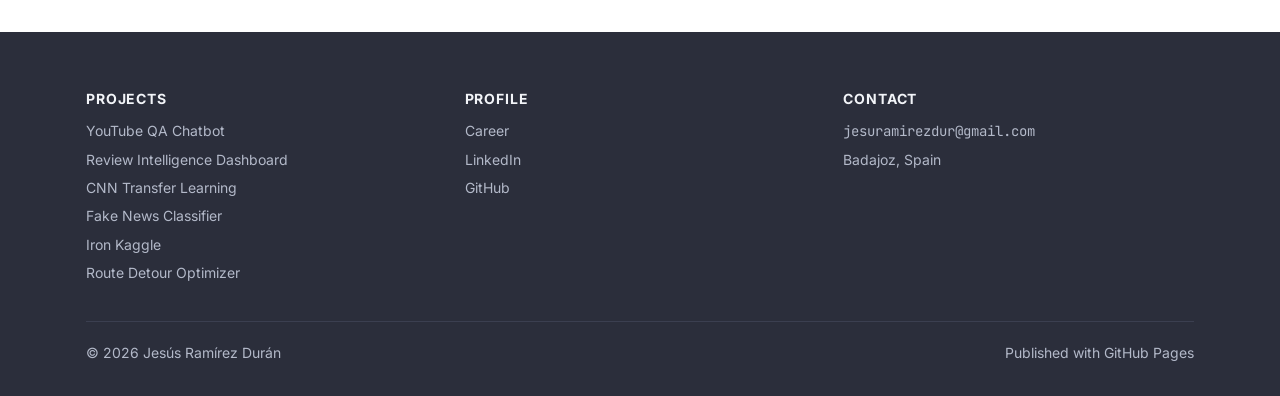
<file: trayectoria.html>
<!doctype html>
<html lang="en">
<head>
<meta charset="utf-8">
<meta http-equiv="refresh" content="0; url=career.html">
<link rel="canonical" href="career.html">
<title>Career · Jesús Ramírez</title>
</head>
<body><p><a href="career.html">Career</a></p></body>
</html>
</file>
<file: style.css>
/* Estilo inspirado en electronjs.org: hero oscuro azul pizarra con acento cian, cuerpo claro, rejilla de características, bloques de terminal y secciones alternas texto/captura */
:root{
  --hero:#2B2E3B; --hero-2:#353949; --hero-fg:#F2F4F8; --hero-muted:#B3B9C9;
  --bg:#FFFFFF; --bg-alt:#F5F6F9; --fg:#1C1E26; --muted:#5A6072; --line:#E2E5EC;
  --accent:#47848F; --accent-ink:#2F6872; --cyan:#9FEAF9;
  --term:#1E2029; --term-fg:#D7DCE6;
  --display:'Inter',system-ui,-apple-system,'Segoe UI',sans-serif;
  --mono:'JetBrains Mono',ui-monospace,Consolas,monospace;
}
@media (prefers-color-scheme: dark){:root:not([data-theme="light"]){
  --bg:#1B1D25; --bg-alt:#22252F; --fg:#E8EBF2; --muted:#A3A9B8; --line:#343846;
  --accent:#7CC3CF; --accent-ink:#9FEAF9; --term:#13141A; color-scheme:dark}}
:root[data-theme="dark"]{
  --bg:#1B1D25; --bg-alt:#22252F; --fg:#E8EBF2; --muted:#A3A9B8; --line:#343846;
  --accent:#7CC3CF; --accent-ink:#9FEAF9; --term:#13141A; color-scheme:dark}

*{box-sizing:border-box}
html{scroll-behavior:smooth;scroll-padding-top:70px}
body{margin:0}
img,video{max-width:100%}
.screen video{width:100%;height:100%;object-fit:contain;background:#000;display:block}
/* Fullscreen: always show the whole frame, letterboxed, whatever the screen ratio */
video:fullscreen{object-fit:contain!important;background:#000}
video:-webkit-full-screen{object-fit:contain!important;background:#000}
.screen.has-video{padding:0;background:#000}
body{background:var(--bg);color:var(--fg);font-family:var(--display);font-size:16px;line-height:1.6}
body::before{content:"";position:fixed;inset:0 0 auto;height:env(safe-area-inset-top,0px);z-index:10;background:var(--hero)}
a{color:var(--accent-ink)}
a:focus-visible,.btn:focus-visible{outline:2px solid var(--cyan);outline-offset:3px}
h1,h2,h3{text-wrap:balance;margin:0;line-height:1.15}
.inner{max-width:1140px;margin:0 auto;padding-left:max(16px,env(safe-area-inset-left,0px));padding-right:max(16px,env(safe-area-inset-right,0px))}

/* Navbar */
.nav{position:sticky;top:env(safe-area-inset-top,0px);z-index:5;background:var(--hero);border-bottom:1px solid #3B3F50}
.nav .inner{display:flex;align-items:center;justify-content:space-between;gap:16px;min-height:60px;flex-wrap:wrap;padding-block:8px}
.brand{display:flex;align-items:center;gap:10px;color:var(--hero-fg);text-decoration:none;font-weight:700}
.nav ul{display:flex;gap:22px;list-style:none;margin:0;padding:0;flex-wrap:wrap}
.nav ul a{color:var(--hero-muted);text-decoration:none;font-size:15px;font-weight:500}
.nav ul a:hover{color:var(--hero-fg)}

/* Hero */
.hero{background:var(--hero);color:var(--hero-fg);text-align:center;overflow:hidden;position:relative}
.hero .inner{padding-block:72px 88px;display:flex;flex-direction:column;align-items:center;gap:22px;position:relative}
.logo{color:#4A9BE0;flex:none}
.logo-hero{width:156px;height:156px}
/*logo-anim*/
.lg-s,.lg-a{stroke-dasharray:1;stroke-dashoffset:0}
.lg-n,.lg-dot{transform-box:fill-box;transform-origin:center}
.lg-s{animation:lg-draw 5s ease-out infinite both}
.lg-n{animation:lg-pop 5s ease-out infinite both}
.lg-a{animation:lg-shoot 5s cubic-bezier(.3,.7,.2,1) infinite both}
.lg-a2{animation-delay:.18s}.lg-a3{animation-delay:.36s}
.lg-dot{animation:lg-pulse 1.25s ease-in-out infinite}
@keyframes lg-draw{0%{stroke-dashoffset:1;opacity:0}3%{opacity:1}20%{stroke-dashoffset:0}88%{opacity:1}95%,100%{stroke-dashoffset:0;opacity:0}}
@keyframes lg-pop{0%,18%{transform:scale(0);opacity:0}26%{transform:scale(1.25);opacity:1}31%{transform:scale(1)}88%{transform:scale(1);opacity:1}95%,100%{transform:scale(1);opacity:0}}
@keyframes lg-shoot{0%,30%{stroke-dashoffset:1;opacity:0}32%{opacity:1}52%{stroke-dashoffset:0}84%{opacity:1}92%,100%{stroke-dashoffset:0;opacity:0}}
@keyframes lg-pulse{0%,100%{transform:scale(.7)}50%{transform:scale(1.25)}}
@media (prefers-reduced-motion:reduce){.lg-s,.lg-n,.lg-a,.lg-dot{animation:none}}
/*end-logo-anim*/
.hero h1{font-size:clamp(32px,5.4vw,54px);font-weight:800;letter-spacing:-.02em;max-width:900px}
.hero h1 em{font-style:normal;color:var(--cyan)}
.hero p{margin:0;color:var(--hero-muted);font-size:clamp(17px,2vw,20px);max-width:640px}
.actions{display:flex;gap:12px;flex-wrap:wrap;justify-content:center}
.btn{display:inline-flex;align-items:center;gap:8px;min-height:46px;padding:0 22px;border-radius:8px;font-weight:600;font-size:16px;text-decoration:none;transition:transform .15s,background .15s}
.btn:hover{transform:translateY(-1px)}
.btn-primary{background:var(--cyan);color:#1C1E26}
.btn-ghost{color:var(--hero-fg);border:1px solid #5A6072}
.btn-ghost:hover{background:var(--hero-2)}
.badges{display:flex;gap:8px;flex-wrap:wrap;justify-content:center;font-family:var(--mono);font-size:13px;color:var(--hero-muted)}
.badges span{border:1px solid #454A5C;border-radius:999px;padding:3px 12px}

/* Features */
section{padding-block:80px}
.alt{background:var(--bg-alt)}
.sec-head{display:flex;flex-direction:column;gap:10px;margin-bottom:40px;max-width:680px}
.sec-head h2{font-size:clamp(26px,3.4vw,36px);font-weight:700;letter-spacing:-.01em}
.sec-head p{margin:0;color:var(--muted)}
.features{display:grid;grid-template-columns:repeat(auto-fit,minmax(min(100%,300px),1fr));gap:36px 40px}
.feat{display:flex;flex-direction:column;gap:8px;min-width:0}
.feat svg{width:30px;height:30px;color:var(--accent)}
.feat h3{font-size:18px;font-weight:700}
.feat p{margin:0;color:var(--muted);font-size:15px}

/* Projects */
.project{display:grid;grid-template-columns:repeat(auto-fit,minmax(min(100%,420px),1fr));gap:48px;align-items:center;padding-block:56px;border-top:1px solid var(--line)}
.project:first-of-type{border-top:0;padding-top:0}
.project.flip .shot{order:-1}
@media (max-width:900px){.project.flip .shot{order:0}}
.copy{display:flex;flex-direction:column;gap:14px;min-width:0}
.kicker{font-family:var(--mono);font-size:12px;letter-spacing:.08em;text-transform:uppercase;color:var(--accent-ink)}
.copy h3{font-size:clamp(24px,2.8vw,30px);font-weight:700;letter-spacing:-.01em}
.copy p{margin:0;color:var(--muted)}
.copy ul{margin:0;padding:0;list-style:none;display:flex;flex-direction:column;gap:8px}
.copy li{display:flex;gap:10px;font-size:15px}
.copy li svg{flex:none;width:18px;height:18px;margin-top:3px;color:var(--accent)}
.links{display:flex;gap:18px;flex-wrap:wrap;font-weight:600;font-size:15px}
.links a{text-decoration:none}.links a:hover{text-decoration:underline}

/* Trayectoria */
.cv{display:grid;grid-template-columns:repeat(auto-fit,minmax(min(100%,420px),1fr));gap:48px 56px;align-items:start}
.cv h3{font-size:14px;font-family:var(--mono);text-transform:uppercase;letter-spacing:.08em;color:var(--accent-ink);font-weight:500;margin-bottom:20px}
.tl{list-style:none;margin:0;padding:0;border-left:2px solid var(--line)}
.tl li{position:relative;padding:0 0 28px 24px}
.tl li:last-child{padding-bottom:0}
.tl li::before{content:"";position:absolute;left:-7px;top:6px;width:12px;height:12px;border-radius:50%;background:var(--bg);border:2px solid var(--accent)}
.tl li.now::before{background:var(--accent)}
.tl h4{margin:0;font-size:17px;font-weight:700;line-height:1.3}
.tl .org{font-weight:500}
.tl .when{display:block;font-family:var(--mono);font-size:12.5px;color:var(--muted);margin:2px 0 6px}
.tl p{margin:0;color:var(--muted);font-size:15px}

/* App window holding the video */
.shot{background:var(--hero);border-radius:12px;overflow:hidden;box-shadow:0 18px 40px -18px rgba(20,22,30,.45);max-width:100%;min-width:0}
.shot .bar{display:flex;align-items:center;gap:6px;padding:10px 14px;background:var(--hero-2)}
.shot .bar i{width:11px;height:11px;border-radius:50%;background:#5A6072}
.shot .bar span{margin-left:10px;font-family:var(--mono);font-size:12px;color:var(--hero-muted);white-space:nowrap;overflow:hidden;text-overflow:ellipsis}
.screen{aspect-ratio:16/9;max-width:100%;display:flex;flex-direction:column;align-items:center;justify-content:center;gap:12px;color:var(--hero-muted);font-size:14px;text-align:center;padding:16px;
  background:radial-gradient(circle at 50% 40%,#3A3F52 0,#2B2E3B 70%)}
.play{width:62px;height:62px;border-radius:50%;border:2px solid var(--cyan);display:grid;place-items:center}
.play svg{width:22px;height:22px;margin-left:4px;fill:var(--cyan)}

/* Terminal */

/* Stack */
.stack{display:flex;flex-wrap:wrap;gap:10px}
.stack span{border:1px solid var(--line);background:var(--bg);border-radius:8px;padding:8px 14px;font-size:14px;font-weight:500}

/* Footer */
footer{background:var(--hero);color:var(--hero-muted);font-size:14px}
footer .inner{padding-block:56px 32px;display:flex;flex-direction:column;gap:36px}
.cols{display:grid;grid-template-columns:repeat(auto-fit,minmax(160px,1fr));gap:28px}
.cols h4{margin:0 0 10px;color:var(--hero-fg);font-size:14px;text-transform:uppercase;letter-spacing:.06em}
.cols ul{list-style:none;margin:0;padding:0;display:flex;flex-direction:column;gap:6px}
.cols a{color:var(--hero-muted);text-decoration:none}.cols a:hover{color:var(--cyan)}
.legal{border-top:1px solid #3B3F50;padding-top:20px;display:flex;justify-content:space-between;flex-wrap:wrap;gap:12px}
.mail{font-family:var(--mono);color:var(--hero-fg);user-select:all}

/* Página interior */
.page-head{background:var(--hero);color:var(--hero-fg)}
.page-head .inner{padding-block:56px 60px;display:flex;flex-direction:column;gap:14px}
.page-head h1{font-size:clamp(30px,4.6vw,46px);font-weight:800;letter-spacing:-.02em}
.page-head p{margin:0;color:var(--hero-muted);font-size:clamp(16px,1.8vw,19px);max-width:680px}
.page-head .back{color:var(--cyan);text-decoration:none;font-size:14px;font-weight:600}
.page-head .back:hover{text-decoration:underline}
.nav ul a[aria-current="page"]{color:var(--hero-fg)}
.stack-groups{display:flex;flex-direction:column;gap:18px}
.stack-groups h4{margin:0 0 8px;font-family:var(--mono);font-size:12px;font-weight:500;letter-spacing:.08em;text-transform:uppercase;color:var(--muted)}
.plain{list-style:none;margin:0;padding:0;display:flex;flex-direction:column;gap:14px}
.plain li{color:var(--muted);font-size:15px}
.plain strong{color:var(--fg);display:block;font-size:16px}
.cv-extra{margin-top:56px;padding-top:48px;border-top:1px solid var(--line)}


/* Language selector */
.nav ul{align-items:center}
.lang{appearance:none;-webkit-appearance:none;background:var(--hero-2) url("data:image/svg+xml,%3Csvg xmlns='http://www.w3.org/2000/svg' viewBox='0 0 12 12' fill='none' stroke='%23B3B9C9' stroke-width='1.6'%3E%3Cpath d='M2.5 4.5 6 8l3.5-3.5'/%3E%3C/svg%3E") no-repeat right 9px center/11px;color:var(--hero-fg);border:1px solid #454A5C;border-radius:8px;font:500 14px var(--display);padding:6px 28px 6px 10px;cursor:pointer}
.lang:focus-visible{outline:2px solid var(--cyan);outline-offset:2px}
.lang option{color:#1C1E26;background:#fff}
.copy li span{min-width:0}
.plain li span{display:block}

/* Project cards: bookmark shape, fill with their colour on hover; the selected project's details show below */
.sec-head .hint{font-family:var(--mono);font-size:13px}
.cards{display:grid;grid-template-columns:repeat(auto-fit,minmax(min(100%,140px),1fr));gap:40px 18px;padding-top:16px}
.card{--card:#0E0F14;--card-fg:#F2F4F8;--card-dim:#8E94A6;position:relative;min-width:0;max-width:100%;display:flex;flex-direction:column;text-align:left;font:inherit;color:var(--card-fg);
  background:var(--card);border:0;border-radius:18px 0 18px 0;padding:0;cursor:pointer;aspect-ratio:3/4;isolation:isolate;
  transition:transform .45s cubic-bezier(.2,1.4,.4,1),box-shadow .35s}
.card::before,.card::after{content:"";position:absolute;background:var(--card);z-index:-1;transition:background .35s}
.card::before{right:0;bottom:100%;width:62%;height:16px;border-radius:12px 12px 0 0}
.card::after{left:0;top:100%;width:36%;height:16px;border-radius:0 0 12px 12px}
.card .fill{position:absolute;inset:0;border-radius:inherit;background:linear-gradient(170deg,var(--c),var(--c2) 78%);opacity:0;transition:opacity .35s;z-index:-1}
.card .label{position:absolute;right:12px;bottom:calc(100% - 4px);font-family:var(--mono);font-size:10.5px;white-space:nowrap}
.card .dots{position:absolute;left:14px;top:calc(100% + 1px);display:flex;gap:4px}
.card .dots i{width:5px;height:5px;border-radius:50%;background:var(--c)}
.card canvas{width:100%;flex:1;min-height:0;display:block;opacity:.8;transition:opacity .35s}
.card .cap{padding:0 14px;font-size:11.5px;font-weight:600;line-height:1.35;margin-top:-40px;max-width:88%}
.card .big{padding:22px 14px 18px;font-size:clamp(20px,2.1vw,25px);font-weight:500;letter-spacing:-.02em;line-height:1.1;color:var(--card-dim);transition:color .35s}
.card:hover,.card:focus-visible,.card[aria-pressed="true"]{transform:translateY(-8px);box-shadow:0 22px 40px -18px var(--c)}
.card:hover .fill,.card:focus-visible .fill,.card[aria-pressed="true"] .fill{opacity:1}
.card:hover::before,.card:focus-visible::before,.card[aria-pressed="true"]::before{background:var(--c)}
.card:hover::after,.card:focus-visible::after,.card[aria-pressed="true"]::after{background:var(--c2)}
.card:hover .dots i,.card:focus-visible .dots i,.card[aria-pressed="true"] .dots i{background:var(--card-fg)}
.card:hover canvas,.card:focus-visible canvas,.card[aria-pressed="true"] canvas{opacity:1}
.card:hover .big,.card:focus-visible .big,.card[aria-pressed="true"] .big{color:var(--card-fg)}
.card:focus-visible{outline:2px solid var(--accent);outline-offset:4px}
@media (prefers-reduced-motion:reduce){.card{transition:none}}
.details{margin-top:72px;border-top:1px solid var(--line);padding-top:56px}

/* Project dialog */
.modal{border:1px solid var(--line);border-radius:14px;padding:0;background:var(--bg);color:var(--fg);width:min(1120px,calc(100% - 32px));max-width:none;max-height:calc(100% - 32px);box-shadow:0 30px 80px -20px rgba(10,12,18,.7)}
.modal::backdrop{background:rgba(20,22,30,.72)}
.modal .project{border-top:0;padding:56px clamp(18px,4vw,44px) clamp(22px,4vw,44px);gap:32px 44px}
.modal-close{position:absolute;top:12px;right:12px;width:36px;height:36px;border-radius:50%;border:1px solid var(--line);background:var(--bg-alt);color:var(--fg);font-size:20px;line-height:1;cursor:pointer;z-index:2}
.modal-close:hover{background:var(--accent);color:var(--bg)}
.modal-close:focus-visible{outline:2px solid var(--accent);outline-offset:2px}
[hidden]{display:none!important}

/* Header in the cards' near-black, with wave ribbons behind the logo and headline */
:root{--head:#0E0F14}
.nav,.hero,.page-head,body::before{background:var(--head)}
.nav{border-bottom-color:#3A3F50}
#hero-waves{position:absolute;inset:0;width:100%;height:100%;display:block}
.hero h1{text-shadow:0 2px 24px var(--head)}
.hero p{text-shadow:0 1px 16px var(--head)}
.hero .btn-ghost,.hero .badges span{background:rgba(14,15,20,.55)}
.hero .btn-ghost:hover{background:var(--hero-2)}
.lang{background-color:#1A1C24}
</file>
